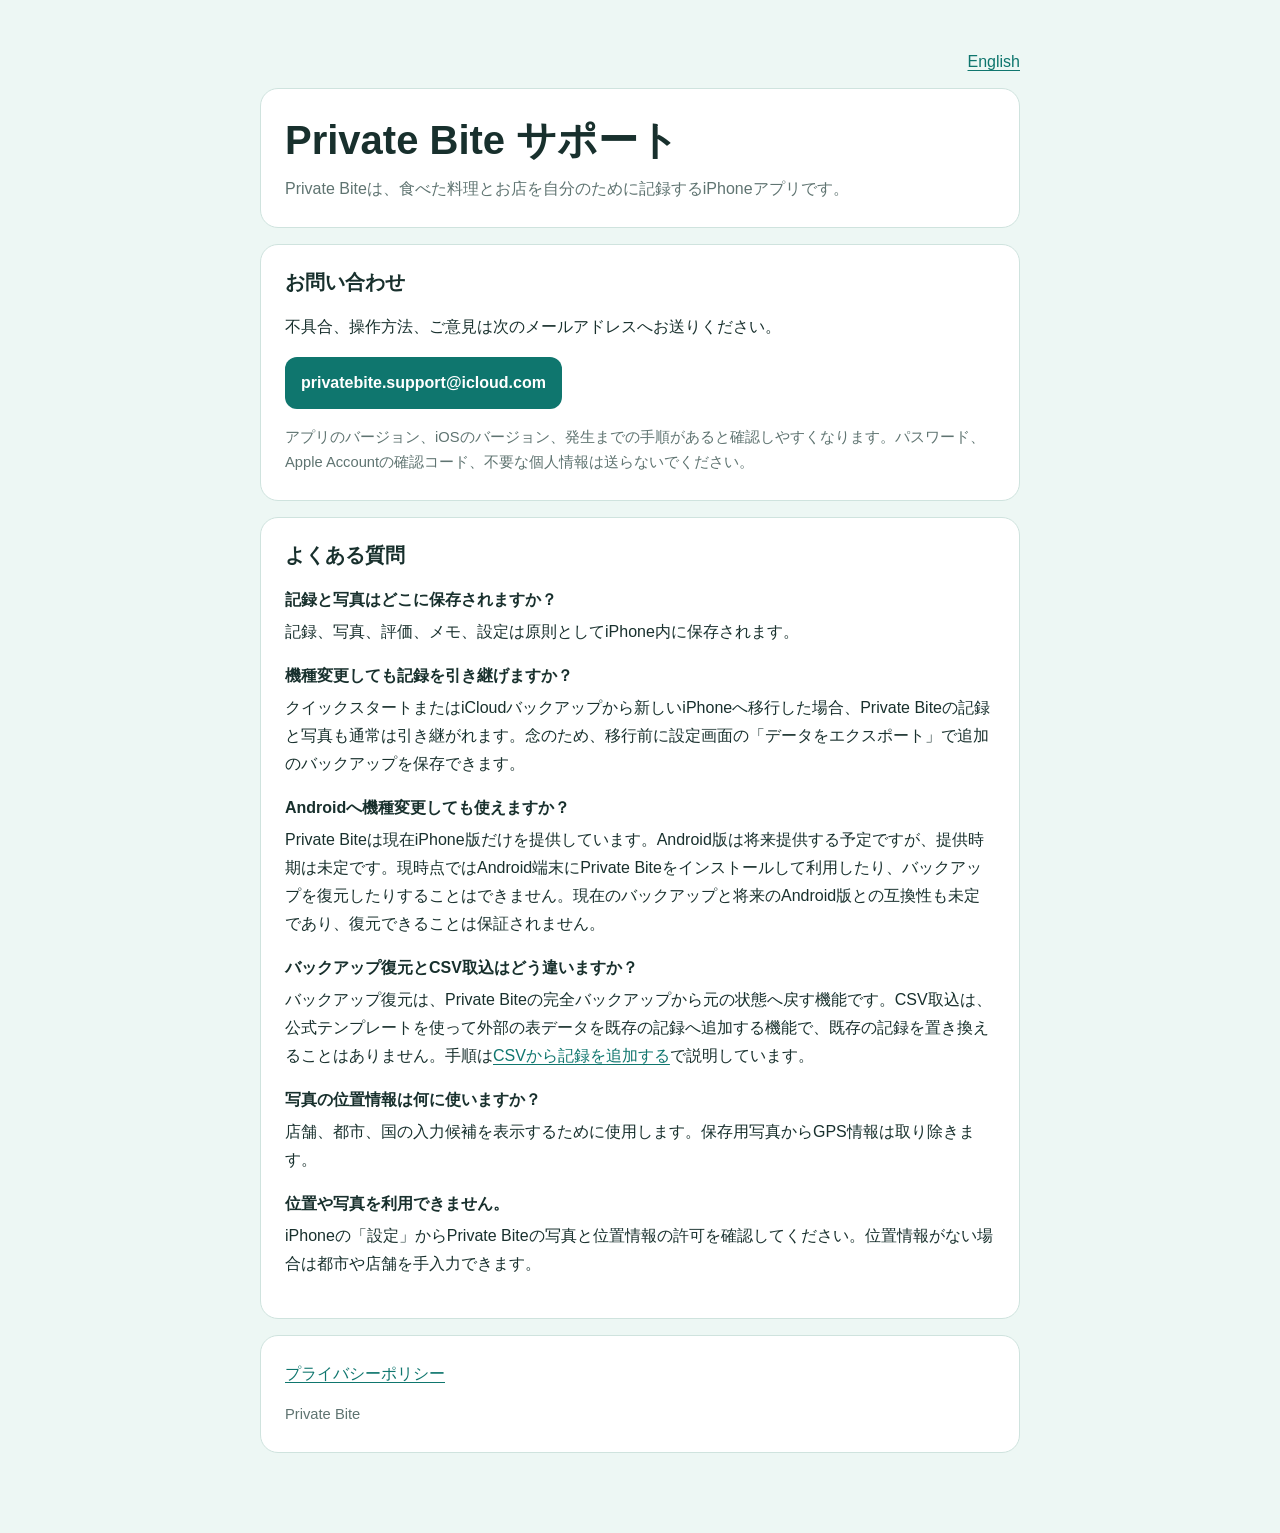
<file: index.html>
<!doctype html>
<html lang="ja">
<head>
  <meta charset="utf-8">
  <meta name="viewport" content="width=device-width, initial-scale=1">
  <meta name="description" content="Private Biteのサポートとお問い合わせ">
  <title>Private Bite サポート</title>
  <link rel="stylesheet" href="styles.css">
</head>
<body>
<main>
  <nav class="language" aria-label="言語"><a href="en/" lang="en">English</a></nav>
  <header>
    <h1>Private Bite サポート</h1>
    <p class="lede">Private Biteは、食べた料理とお店を自分のために記録するiPhoneアプリです。</p>
  </header>
  <section>
    <h2>お問い合わせ</h2>
    <p>不具合、操作方法、ご意見は次のメールアドレスへお送りください。</p>
    <p><a class="contact" href="mailto:privatebite.support@icloud.com?subject=Private%20Bite%20Support">privatebite.support@icloud.com</a></p>
    <p class="meta">アプリのバージョン、iOSのバージョン、発生までの手順があると確認しやすくなります。パスワード、Apple Accountの確認コード、不要な個人情報は送らないでください。</p>
  </section>
  <section>
    <h2>よくある質問</h2>
    <dl>
      <dt>記録と写真はどこに保存されますか？</dt>
      <dd>記録、写真、評価、メモ、設定は原則としてiPhone内に保存されます。</dd>
      <dt>機種変更しても記録を引き継げますか？</dt>
      <dd>クイックスタートまたはiCloudバックアップから新しいiPhoneへ移行した場合、Private Biteの記録と写真も通常は引き継がれます。念のため、移行前に設定画面の「データをエクスポート」で追加のバックアップを保存できます。</dd>
      <dt>Androidへ機種変更しても使えますか？</dt>
      <dd>Private Biteは現在iPhone版だけを提供しています。Android版は将来提供する予定ですが、提供時期は未定です。現時点ではAndroid端末にPrivate Biteをインストールして利用したり、バックアップを復元したりすることはできません。現在のバックアップと将来のAndroid版との互換性も未定であり、復元できることは保証されません。</dd>
      <dt>バックアップ復元とCSV取込はどう違いますか？</dt>
      <dd>バックアップ復元は、Private Biteの完全バックアップから元の状態へ戻す機能です。CSV取込は、公式テンプレートを使って外部の表データを既存の記録へ追加する機能で、既存の記録を置き換えることはありません。手順は<a href="import/">CSVから記録を追加する</a>で説明しています。</dd>
      <dt>写真の位置情報は何に使いますか？</dt>
      <dd>店舗、都市、国の入力候補を表示するために使用します。保存用写真からGPS情報は取り除きます。</dd>
      <dt>位置や写真を利用できません。</dt>
      <dd>iPhoneの「設定」からPrivate Biteの写真と位置情報の許可を確認してください。位置情報がない場合は都市や店舗を手入力できます。</dd>
    </dl>
  </section>
  <footer>
    <a href="privacy/">プライバシーポリシー</a>
    <p class="meta">Private Bite</p>
  </footer>
</main>
</body>
</html>
</file>
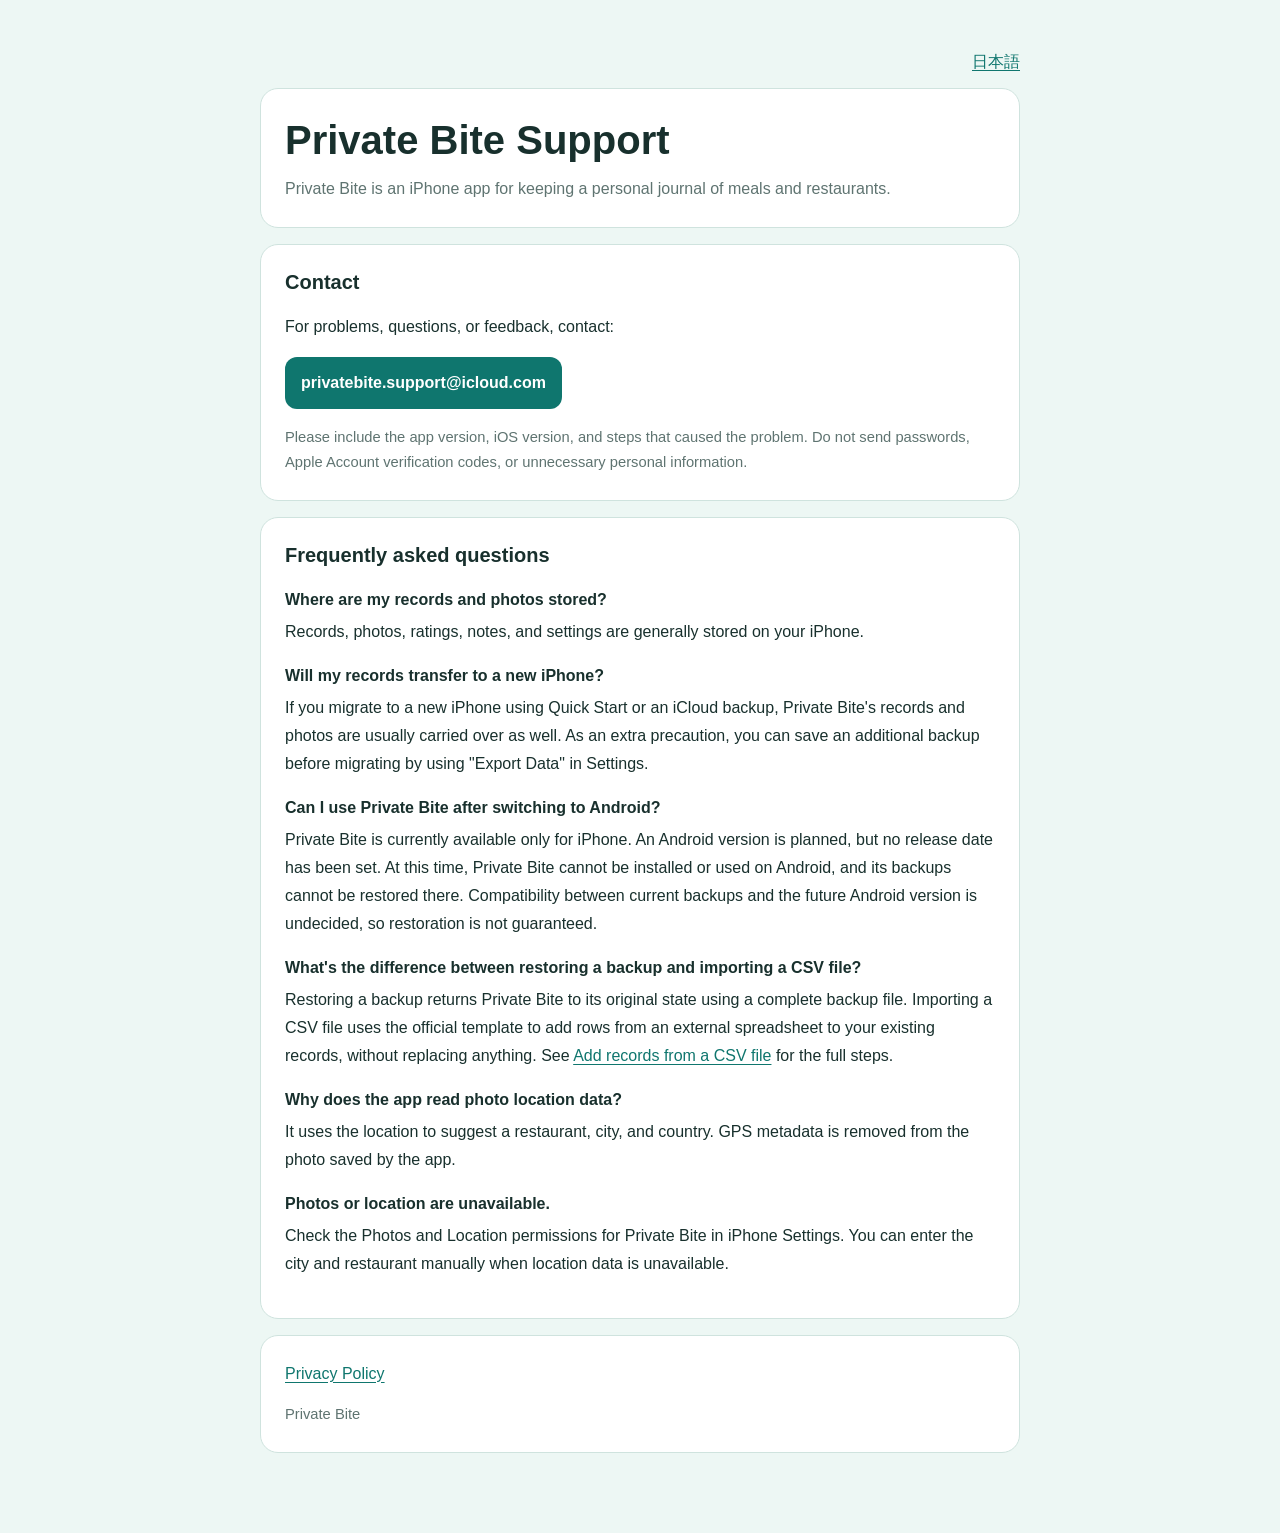
<file: en/index.html>
<!doctype html>
<html lang="en">
<head>
  <meta charset="utf-8">
  <meta name="viewport" content="width=device-width, initial-scale=1">
  <meta name="description" content="Support and contact information for Private Bite">
  <title>Private Bite Support</title>
  <link rel="stylesheet" href="../styles.css">
</head>
<body>
<main>
  <nav class="language" aria-label="Language"><a href="../" lang="ja">日本語</a></nav>
  <header>
    <h1>Private Bite Support</h1>
    <p class="lede">Private Bite is an iPhone app for keeping a personal journal of meals and restaurants.</p>
  </header>
  <section>
    <h2>Contact</h2>
    <p>For problems, questions, or feedback, contact:</p>
    <p><a class="contact" href="mailto:privatebite.support@icloud.com?subject=Private%20Bite%20Support">privatebite.support@icloud.com</a></p>
    <p class="meta">Please include the app version, iOS version, and steps that caused the problem. Do not send passwords, Apple Account verification codes, or unnecessary personal information.</p>
  </section>
  <section>
    <h2>Frequently asked questions</h2>
    <dl>
      <dt>Where are my records and photos stored?</dt>
      <dd>Records, photos, ratings, notes, and settings are generally stored on your iPhone.</dd>
      <dt>Will my records transfer to a new iPhone?</dt>
      <dd>If you migrate to a new iPhone using Quick Start or an iCloud backup, Private Bite's records and photos are usually carried over as well. As an extra precaution, you can save an additional backup before migrating by using "Export Data" in Settings.</dd>
      <dt>Can I use Private Bite after switching to Android?</dt>
      <dd>Private Bite is currently available only for iPhone. An Android version is planned, but no release date has been set. At this time, Private Bite cannot be installed or used on Android, and its backups cannot be restored there. Compatibility between current backups and the future Android version is undecided, so restoration is not guaranteed.</dd>
      <dt>What's the difference between restoring a backup and importing a CSV file?</dt>
      <dd>Restoring a backup returns Private Bite to its original state using a complete backup file. Importing a CSV file uses the official template to add rows from an external spreadsheet to your existing records, without replacing anything. See <a href="import/">Add records from a CSV file</a> for the full steps.</dd>
      <dt>Why does the app read photo location data?</dt>
      <dd>It uses the location to suggest a restaurant, city, and country. GPS metadata is removed from the photo saved by the app.</dd>
      <dt>Photos or location are unavailable.</dt>
      <dd>Check the Photos and Location permissions for Private Bite in iPhone Settings. You can enter the city and restaurant manually when location data is unavailable.</dd>
    </dl>
  </section>
  <footer>
    <a href="privacy/">Privacy Policy</a>
    <p class="meta">Private Bite</p>
  </footer>
</main>
</body>
</html>
</file>
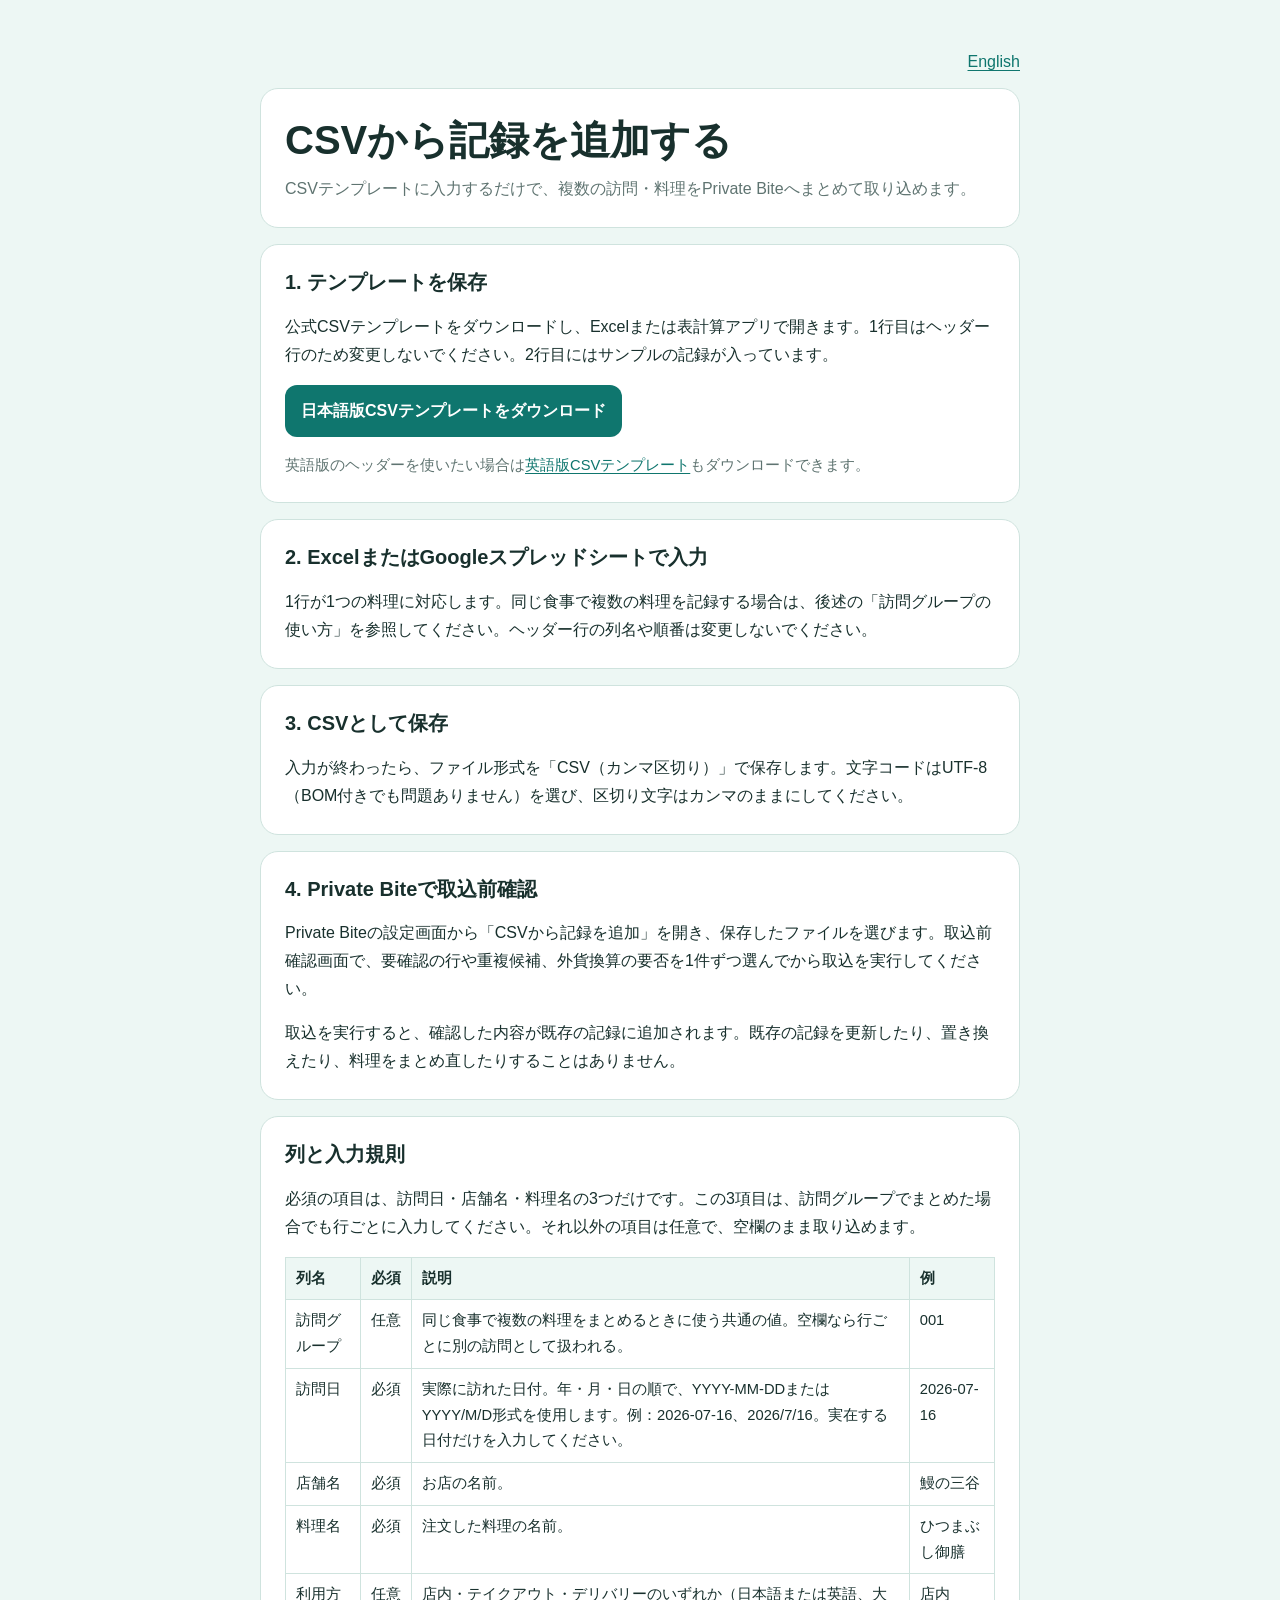
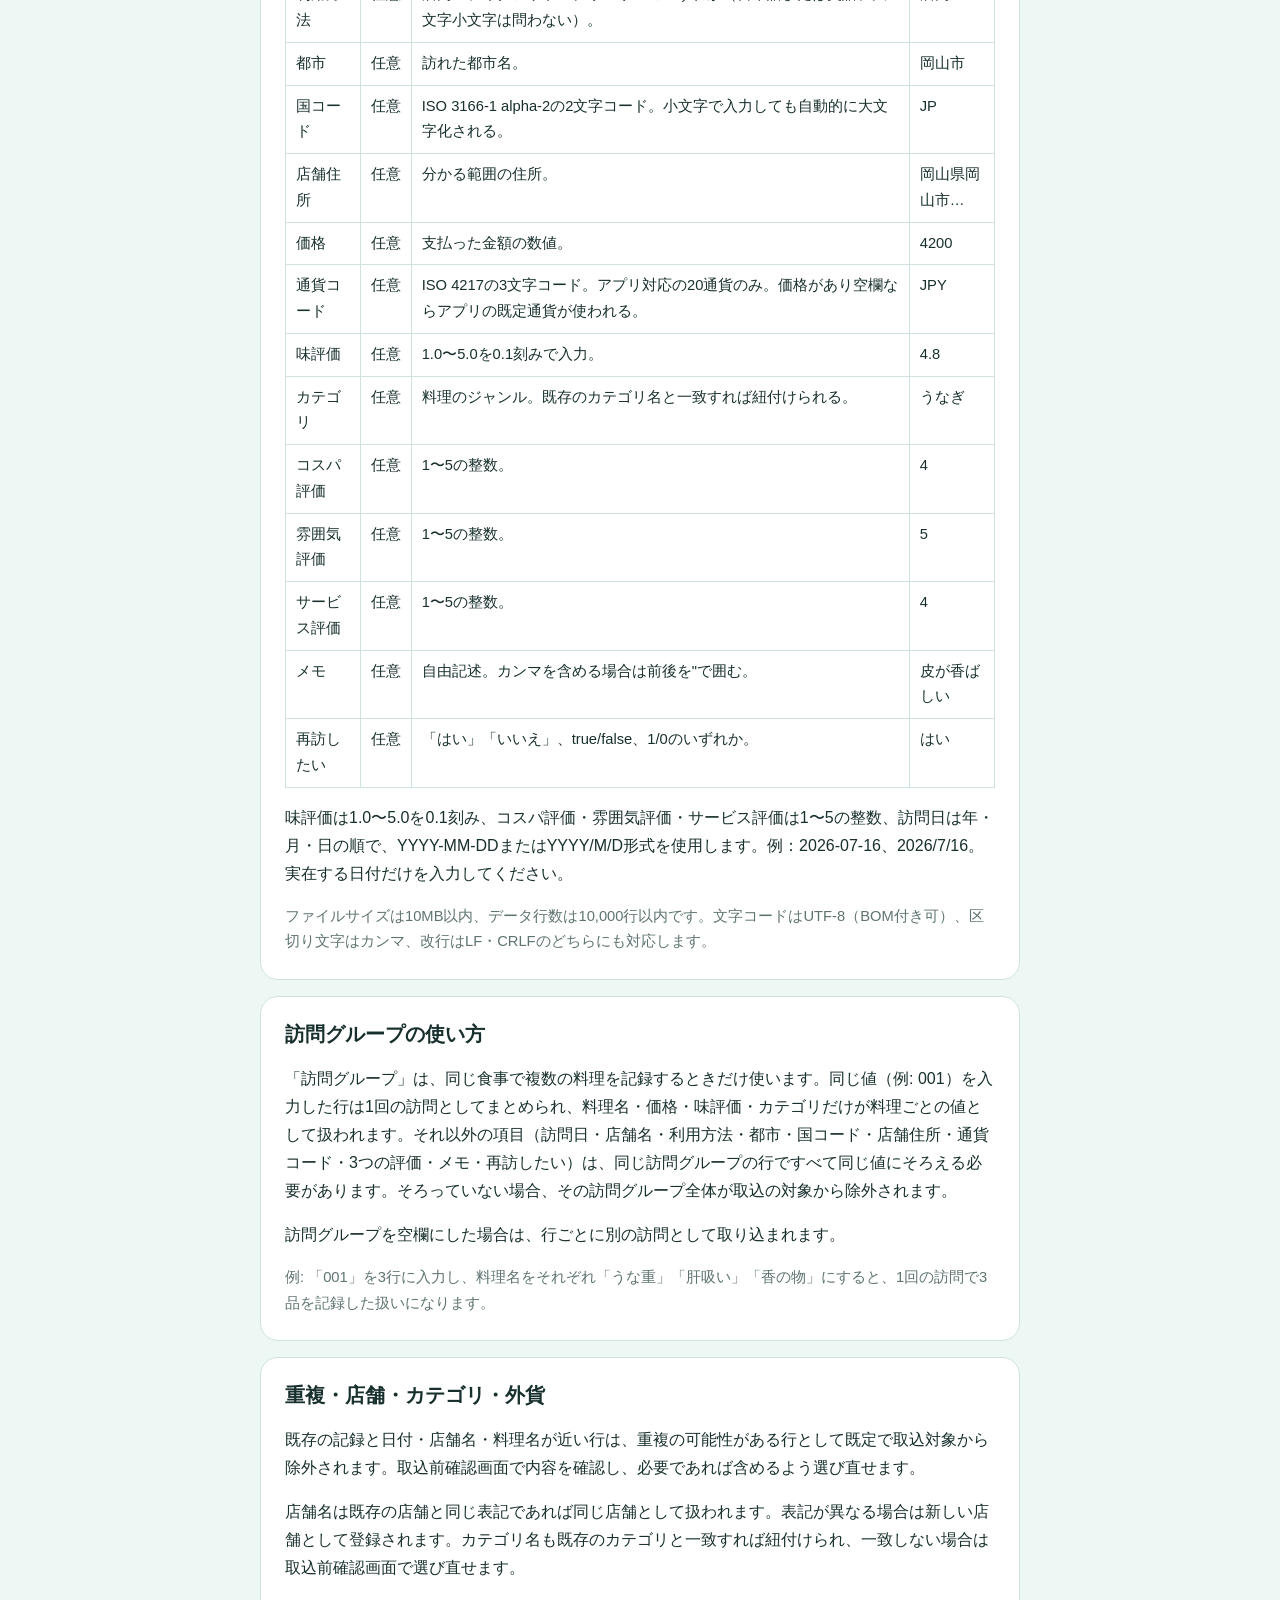
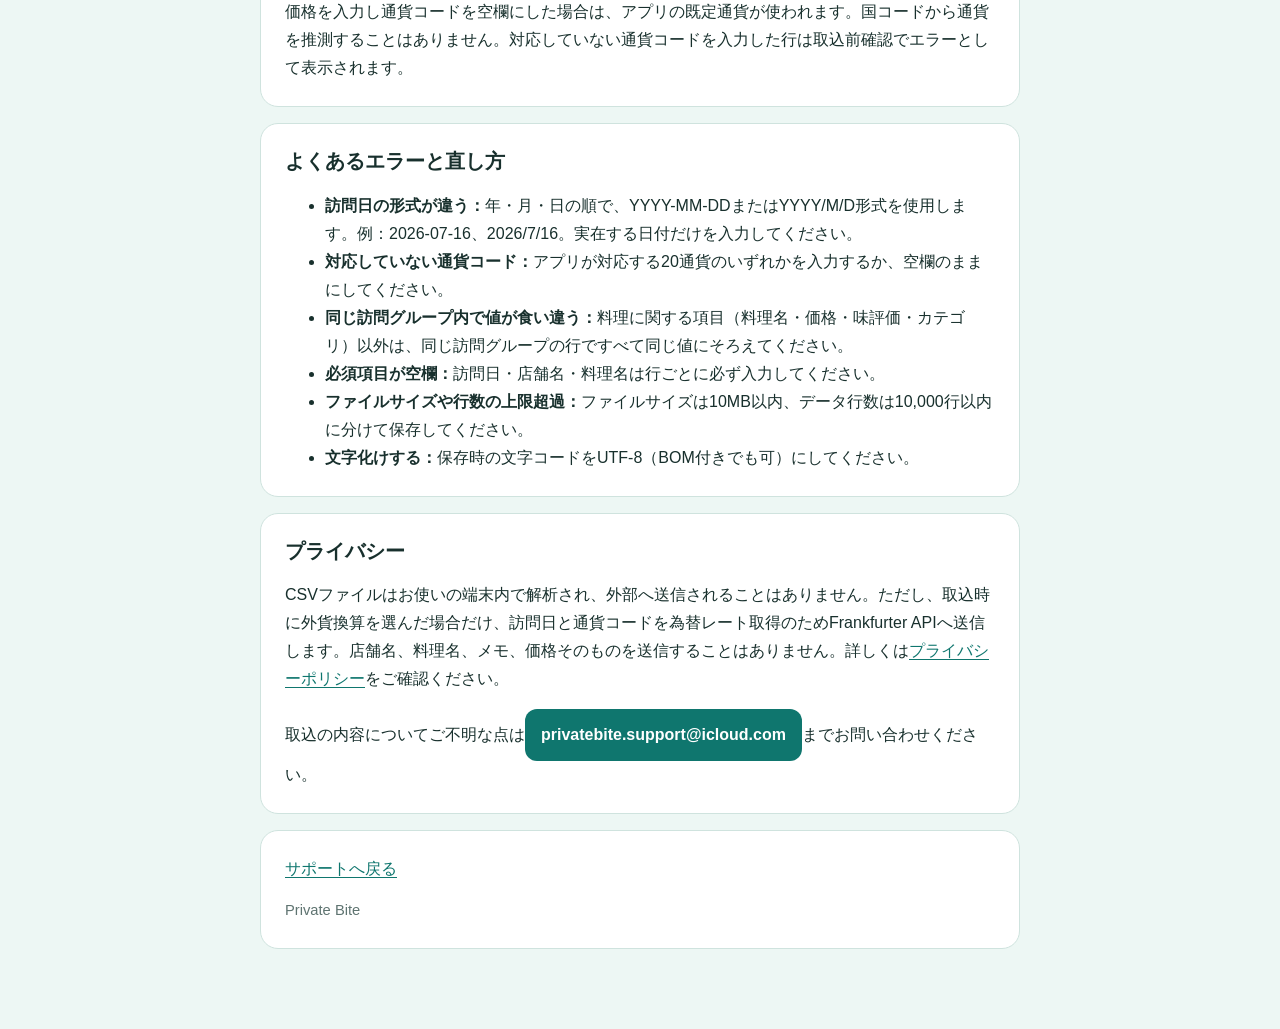
<file: import/index.html>
<!doctype html>
<html lang="ja">
<head>
  <meta charset="utf-8">
  <meta name="viewport" content="width=device-width, initial-scale=1">
  <meta name="description" content="CSVファイルからPrivate Biteへ記録をまとめて追加する方法">
  <title>CSVから記録を追加する | Private Bite</title>
  <link rel="stylesheet" href="../styles.css">
</head>
<body>
<main>
  <nav class="language" aria-label="言語"><a href="../en/import/" lang="en">English</a></nav>
  <header>
    <h1>CSVから記録を追加する</h1>
    <p class="lede">CSVテンプレートに入力するだけで、複数の訪問・料理をPrivate Biteへまとめて取り込めます。</p>
  </header>
  <section>
    <h2>1. テンプレートを保存</h2>
    <p>公式CSVテンプレートをダウンロードし、Excelまたは表計算アプリで開きます。1行目はヘッダー行のため変更しないでください。2行目にはサンプルの記録が入っています。</p>
    <p><a class="contact" href="../downloads/private-bite-import-v1-ja.csv" download>日本語版CSVテンプレートをダウンロード</a></p>
    <p class="meta">英語版のヘッダーを使いたい場合は<a href="../downloads/private-bite-import-v1-en.csv" download>英語版CSVテンプレート</a>もダウンロードできます。</p>
  </section>
  <section>
    <h2>2. ExcelまたはGoogleスプレッドシートで入力</h2>
    <p>1行が1つの料理に対応します。同じ食事で複数の料理を記録する場合は、後述の「訪問グループの使い方」を参照してください。ヘッダー行の列名や順番は変更しないでください。</p>
  </section>
  <section>
    <h2>3. CSVとして保存</h2>
    <p>入力が終わったら、ファイル形式を「CSV（カンマ区切り）」で保存します。文字コードはUTF-8（BOM付きでも問題ありません）を選び、区切り文字はカンマのままにしてください。</p>
  </section>
  <section>
    <h2>4. Private Biteで取込前確認</h2>
    <p>Private Biteの設定画面から「CSVから記録を追加」を開き、保存したファイルを選びます。取込前確認画面で、要確認の行や重複候補、外貨換算の要否を1件ずつ選んでから取込を実行してください。</p>
    <p>取込を実行すると、確認した内容が既存の記録に追加されます。既存の記録を更新したり、置き換えたり、料理をまとめ直したりすることはありません。</p>
  </section>
  <section>
    <h2>列と入力規則</h2>
    <p>必須の項目は、訪問日・店舗名・料理名の3つだけです。この3項目は、訪問グループでまとめた場合でも行ごとに入力してください。それ以外の項目は任意で、空欄のまま取り込めます。</p>
    <div class="table-scroll">
      <table>
        <thead>
          <tr><th>列名</th><th>必須</th><th>説明</th><th>例</th></tr>
        </thead>
        <tbody>
          <tr><td>訪問グループ</td><td>任意</td><td>同じ食事で複数の料理をまとめるときに使う共通の値。空欄なら行ごとに別の訪問として扱われる。</td><td>001</td></tr>
          <tr><td>訪問日</td><td>必須</td><td>実際に訪れた日付。年・月・日の順で、YYYY-MM-DDまたはYYYY/M/D形式を使用します。例：2026-07-16、2026/7/16。実在する日付だけを入力してください。</td><td>2026-07-16</td></tr>
          <tr><td>店舗名</td><td>必須</td><td>お店の名前。</td><td>鰻の三谷</td></tr>
          <tr><td>料理名</td><td>必須</td><td>注文した料理の名前。</td><td>ひつまぶし御膳</td></tr>
          <tr><td>利用方法</td><td>任意</td><td>店内・テイクアウト・デリバリーのいずれか（日本語または英語、大文字小文字は問わない）。</td><td>店内</td></tr>
          <tr><td>都市</td><td>任意</td><td>訪れた都市名。</td><td>岡山市</td></tr>
          <tr><td>国コード</td><td>任意</td><td>ISO 3166-1 alpha-2の2文字コード。小文字で入力しても自動的に大文字化される。</td><td>JP</td></tr>
          <tr><td>店舗住所</td><td>任意</td><td>分かる範囲の住所。</td><td>岡山県岡山市…</td></tr>
          <tr><td>価格</td><td>任意</td><td>支払った金額の数値。</td><td>4200</td></tr>
          <tr><td>通貨コード</td><td>任意</td><td>ISO 4217の3文字コード。アプリ対応の20通貨のみ。価格があり空欄ならアプリの既定通貨が使われる。</td><td>JPY</td></tr>
          <tr><td>味評価</td><td>任意</td><td>1.0〜5.0を0.1刻みで入力。</td><td>4.8</td></tr>
          <tr><td>カテゴリ</td><td>任意</td><td>料理のジャンル。既存のカテゴリ名と一致すれば紐付けられる。</td><td>うなぎ</td></tr>
          <tr><td>コスパ評価</td><td>任意</td><td>1〜5の整数。</td><td>4</td></tr>
          <tr><td>雰囲気評価</td><td>任意</td><td>1〜5の整数。</td><td>5</td></tr>
          <tr><td>サービス評価</td><td>任意</td><td>1〜5の整数。</td><td>4</td></tr>
          <tr><td>メモ</td><td>任意</td><td>自由記述。カンマを含める場合は前後を"で囲む。</td><td>皮が香ばしい</td></tr>
          <tr><td>再訪したい</td><td>任意</td><td>「はい」「いいえ」、true/false、1/0のいずれか。</td><td>はい</td></tr>
        </tbody>
      </table>
    </div>
    <p>味評価は1.0〜5.0を0.1刻み、コスパ評価・雰囲気評価・サービス評価は1〜5の整数、訪問日は年・月・日の順で、YYYY-MM-DDまたはYYYY/M/D形式を使用します。例：2026-07-16、2026/7/16。実在する日付だけを入力してください。</p>
    <p class="meta">ファイルサイズは10MB以内、データ行数は10,000行以内です。文字コードはUTF-8（BOM付き可）、区切り文字はカンマ、改行はLF・CRLFのどちらにも対応します。</p>
  </section>
  <section>
    <h2>訪問グループの使い方</h2>
    <p>「訪問グループ」は、同じ食事で複数の料理を記録するときだけ使います。同じ値（例: 001）を入力した行は1回の訪問としてまとめられ、料理名・価格・味評価・カテゴリだけが料理ごとの値として扱われます。それ以外の項目（訪問日・店舗名・利用方法・都市・国コード・店舗住所・通貨コード・3つの評価・メモ・再訪したい）は、同じ訪問グループの行ですべて同じ値にそろえる必要があります。そろっていない場合、その訪問グループ全体が取込の対象から除外されます。</p>
    <p>訪問グループを空欄にした場合は、行ごとに別の訪問として取り込まれます。</p>
    <p class="meta">例: 「001」を3行に入力し、料理名をそれぞれ「うな重」「肝吸い」「香の物」にすると、1回の訪問で3品を記録した扱いになります。</p>
  </section>
  <section>
    <h2>重複・店舗・カテゴリ・外貨</h2>
    <p>既存の記録と日付・店舗名・料理名が近い行は、重複の可能性がある行として既定で取込対象から除外されます。取込前確認画面で内容を確認し、必要であれば含めるよう選び直せます。</p>
    <p>店舗名は既存の店舗と同じ表記であれば同じ店舗として扱われます。表記が異なる場合は新しい店舗として登録されます。カテゴリ名も既存のカテゴリと一致すれば紐付けられ、一致しない場合は取込前確認画面で選び直せます。</p>
    <p>価格を入力し通貨コードを空欄にした場合は、アプリの既定通貨が使われます。国コードから通貨を推測することはありません。対応していない通貨コードを入力した行は取込前確認でエラーとして表示されます。</p>
  </section>
  <section>
    <h2>よくあるエラーと直し方</h2>
    <ul>
      <li><strong>訪問日の形式が違う：</strong>年・月・日の順で、YYYY-MM-DDまたはYYYY/M/D形式を使用します。例：2026-07-16、2026/7/16。実在する日付だけを入力してください。</li>
      <li><strong>対応していない通貨コード：</strong>アプリが対応する20通貨のいずれかを入力するか、空欄のままにしてください。</li>
      <li><strong>同じ訪問グループ内で値が食い違う：</strong>料理に関する項目（料理名・価格・味評価・カテゴリ）以外は、同じ訪問グループの行ですべて同じ値にそろえてください。</li>
      <li><strong>必須項目が空欄：</strong>訪問日・店舗名・料理名は行ごとに必ず入力してください。</li>
      <li><strong>ファイルサイズや行数の上限超過：</strong>ファイルサイズは10MB以内、データ行数は10,000行以内に分けて保存してください。</li>
      <li><strong>文字化けする：</strong>保存時の文字コードをUTF-8（BOM付きでも可）にしてください。</li>
    </ul>
  </section>
  <section>
    <h2>プライバシー</h2>
    <p>CSVファイルはお使いの端末内で解析され、外部へ送信されることはありません。ただし、取込時に外貨換算を選んだ場合だけ、訪問日と通貨コードを為替レート取得のためFrankfurter APIへ送信します。店舗名、料理名、メモ、価格そのものを送信することはありません。詳しくは<a href="../privacy/">プライバシーポリシー</a>をご確認ください。</p>
    <p>取込の内容についてご不明な点は<a class="contact" href="mailto:privatebite.support@icloud.com?subject=Private%20Bite%20CSV%20Import">privatebite.support@icloud.com</a>までお問い合わせください。</p>
  </section>
  <footer>
    <a href="../">サポートへ戻る</a>
    <p class="meta">Private Bite</p>
  </footer>
</main>
</body>
</html>
</file>
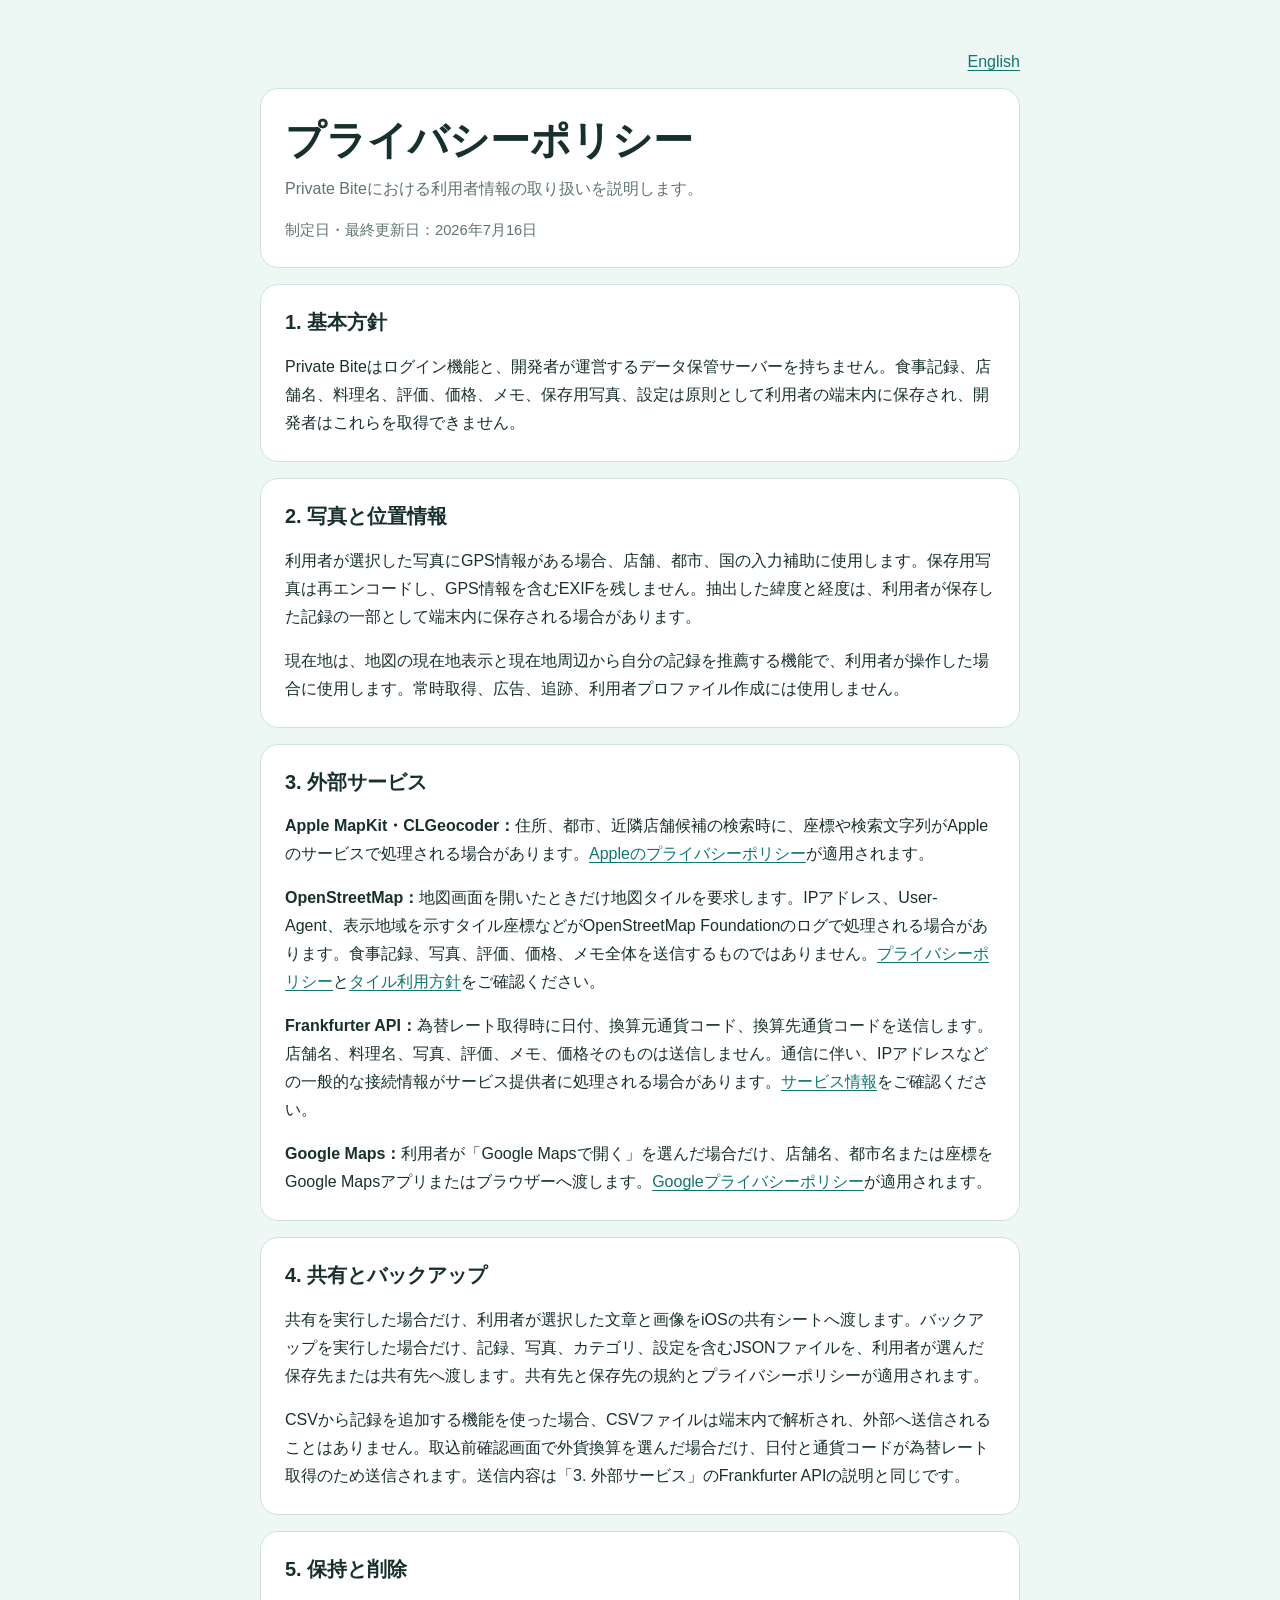
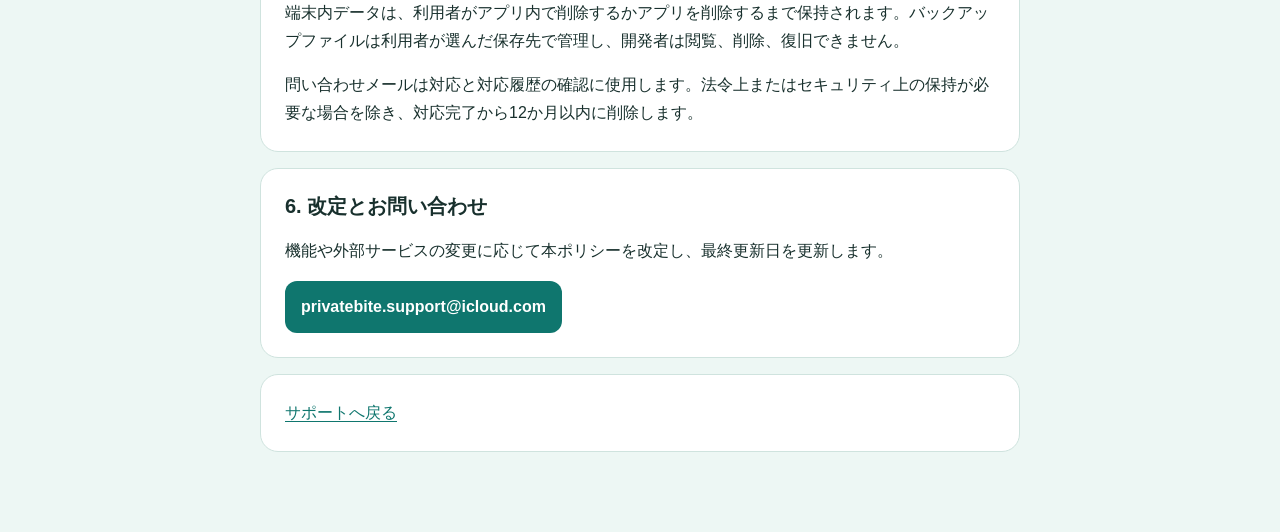
<file: privacy/index.html>
<!doctype html>
<html lang="ja">
<head>
  <meta charset="utf-8">
  <meta name="viewport" content="width=device-width, initial-scale=1">
  <meta name="description" content="Private Biteプライバシーポリシー">
  <title>プライバシーポリシー | Private Bite</title>
  <link rel="stylesheet" href="../styles.css">
</head>
<body>
<main>
  <nav class="language" aria-label="言語"><a href="../en/privacy/" lang="en">English</a></nav>
  <header>
    <h1>プライバシーポリシー</h1>
    <p class="lede">Private Biteにおける利用者情報の取り扱いを説明します。</p>
    <p class="meta">制定日・最終更新日：2026年7月16日</p>
  </header>
  <section>
    <h2>1. 基本方針</h2>
    <p>Private Biteはログイン機能と、開発者が運営するデータ保管サーバーを持ちません。食事記録、店舗名、料理名、評価、価格、メモ、保存用写真、設定は原則として利用者の端末内に保存され、開発者はこれらを取得できません。</p>
  </section>
  <section>
    <h2>2. 写真と位置情報</h2>
    <p>利用者が選択した写真にGPS情報がある場合、店舗、都市、国の入力補助に使用します。保存用写真は再エンコードし、GPS情報を含むEXIFを残しません。抽出した緯度と経度は、利用者が保存した記録の一部として端末内に保存される場合があります。</p>
    <p>現在地は、地図の現在地表示と現在地周辺から自分の記録を推薦する機能で、利用者が操作した場合に使用します。常時取得、広告、追跡、利用者プロファイル作成には使用しません。</p>
  </section>
  <section>
    <h2>3. 外部サービス</h2>
    <p><strong>Apple MapKit・CLGeocoder：</strong>住所、都市、近隣店舗候補の検索時に、座標や検索文字列がAppleのサービスで処理される場合があります。<a href="https://www.apple.com/legal/privacy/">Appleのプライバシーポリシー</a>が適用されます。</p>
    <p><strong>OpenStreetMap：</strong>地図画面を開いたときだけ地図タイルを要求します。IPアドレス、User-Agent、表示地域を示すタイル座標などがOpenStreetMap Foundationのログで処理される場合があります。食事記録、写真、評価、価格、メモ全体を送信するものではありません。<a href="https://osmfoundation.org/wiki/Privacy_Policy">プライバシーポリシー</a>と<a href="https://operations.osmfoundation.org/policies/tiles/">タイル利用方針</a>をご確認ください。</p>
    <p><strong>Frankfurter API：</strong>為替レート取得時に日付、換算元通貨コード、換算先通貨コードを送信します。店舗名、料理名、写真、評価、メモ、価格そのものは送信しません。通信に伴い、IPアドレスなどの一般的な接続情報がサービス提供者に処理される場合があります。<a href="https://frankfurter.dev/">サービス情報</a>をご確認ください。</p>
    <p><strong>Google Maps：</strong>利用者が「Google Mapsで開く」を選んだ場合だけ、店舗名、都市名または座標をGoogle Mapsアプリまたはブラウザーへ渡します。<a href="https://policies.google.com/privacy">Googleプライバシーポリシー</a>が適用されます。</p>
  </section>
  <section>
    <h2>4. 共有とバックアップ</h2>
    <p>共有を実行した場合だけ、利用者が選択した文章と画像をiOSの共有シートへ渡します。バックアップを実行した場合だけ、記録、写真、カテゴリ、設定を含むJSONファイルを、利用者が選んだ保存先または共有先へ渡します。共有先と保存先の規約とプライバシーポリシーが適用されます。</p>
    <p>CSVから記録を追加する機能を使った場合、CSVファイルは端末内で解析され、外部へ送信されることはありません。取込前確認画面で外貨換算を選んだ場合だけ、日付と通貨コードが為替レート取得のため送信されます。送信内容は「3. 外部サービス」のFrankfurter APIの説明と同じです。</p>
  </section>
  <section>
    <h2>5. 保持と削除</h2>
    <p>端末内データは、利用者がアプリ内で削除するかアプリを削除するまで保持されます。バックアップファイルは利用者が選んだ保存先で管理し、開発者は閲覧、削除、復旧できません。</p>
    <p>問い合わせメールは対応と対応履歴の確認に使用します。法令上またはセキュリティ上の保持が必要な場合を除き、対応完了から12か月以内に削除します。</p>
  </section>
  <section>
    <h2>6. 改定とお問い合わせ</h2>
    <p>機能や外部サービスの変更に応じて本ポリシーを改定し、最終更新日を更新します。</p>
    <p><a class="contact" href="mailto:privatebite.support@icloud.com?subject=Private%20Bite%20Privacy">privatebite.support@icloud.com</a></p>
  </section>
  <footer><a href="../">サポートへ戻る</a></footer>
</main>
</body>
</html>
</file>
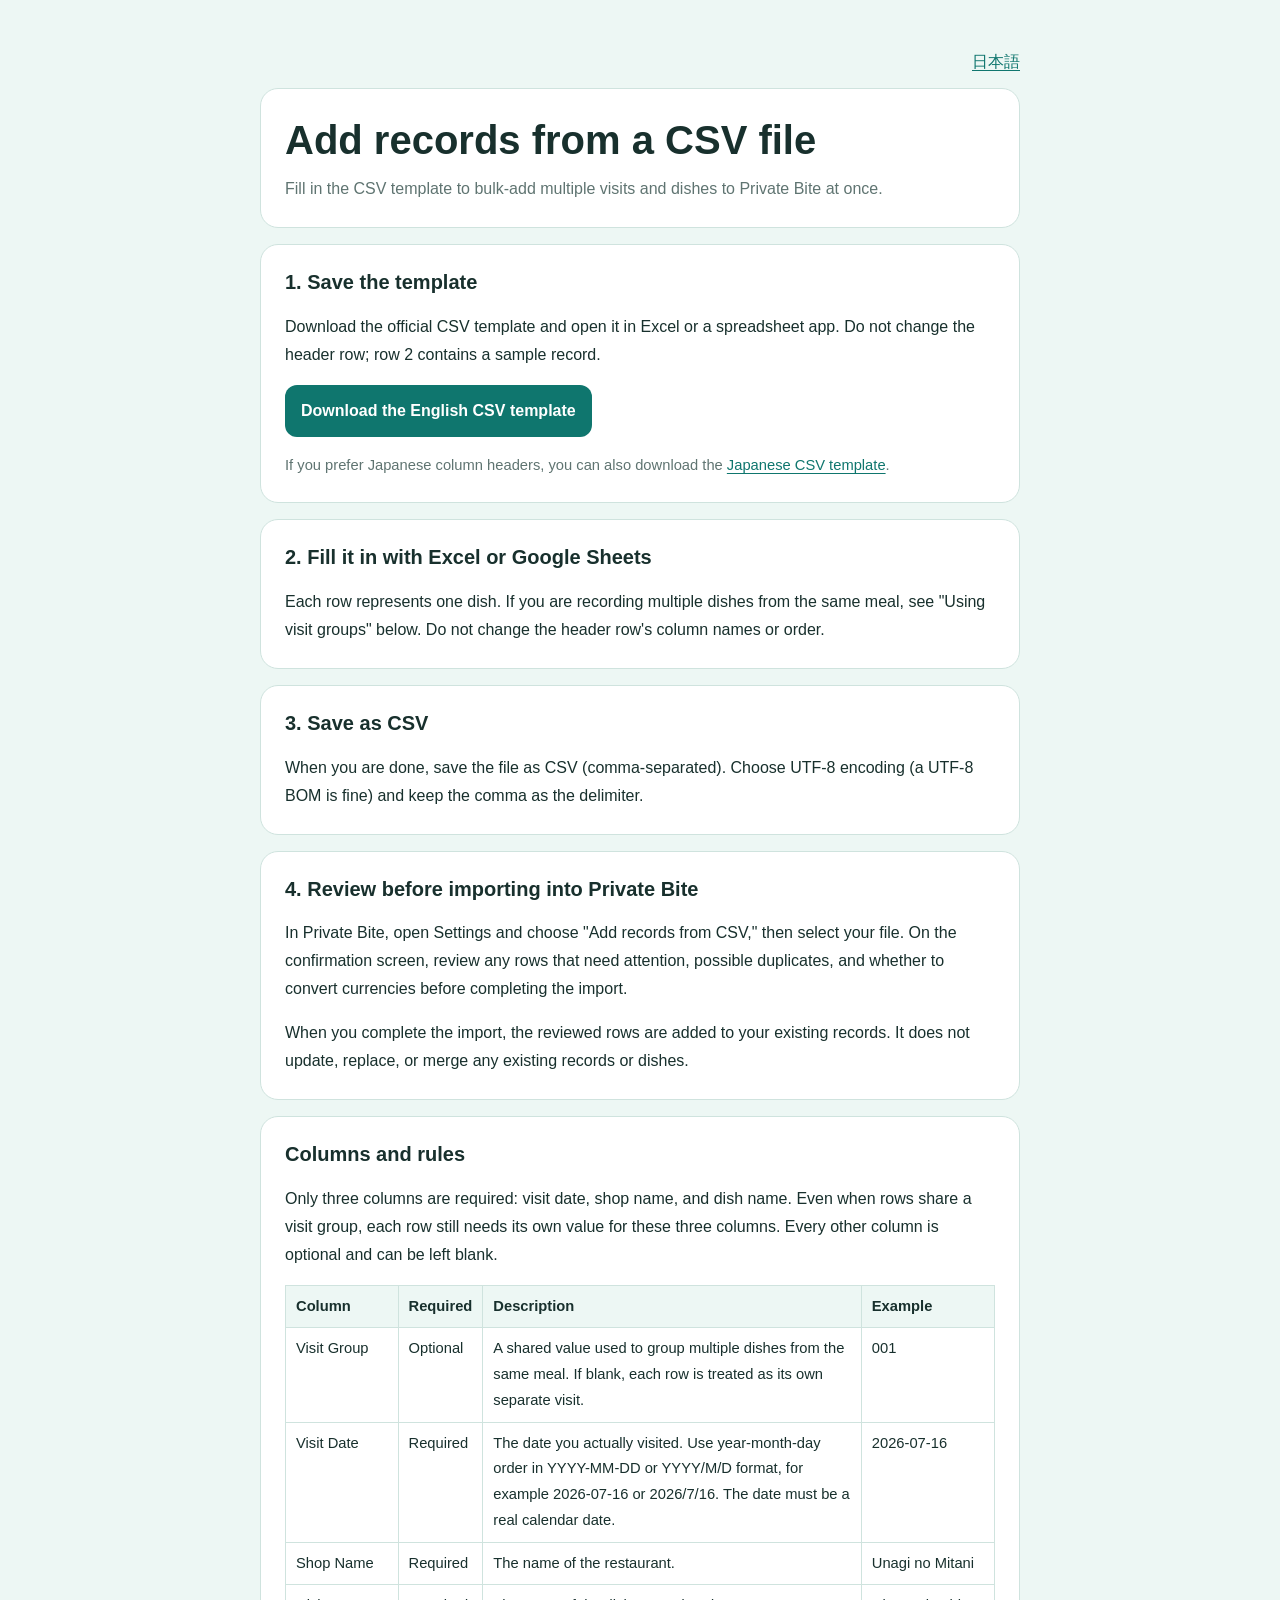
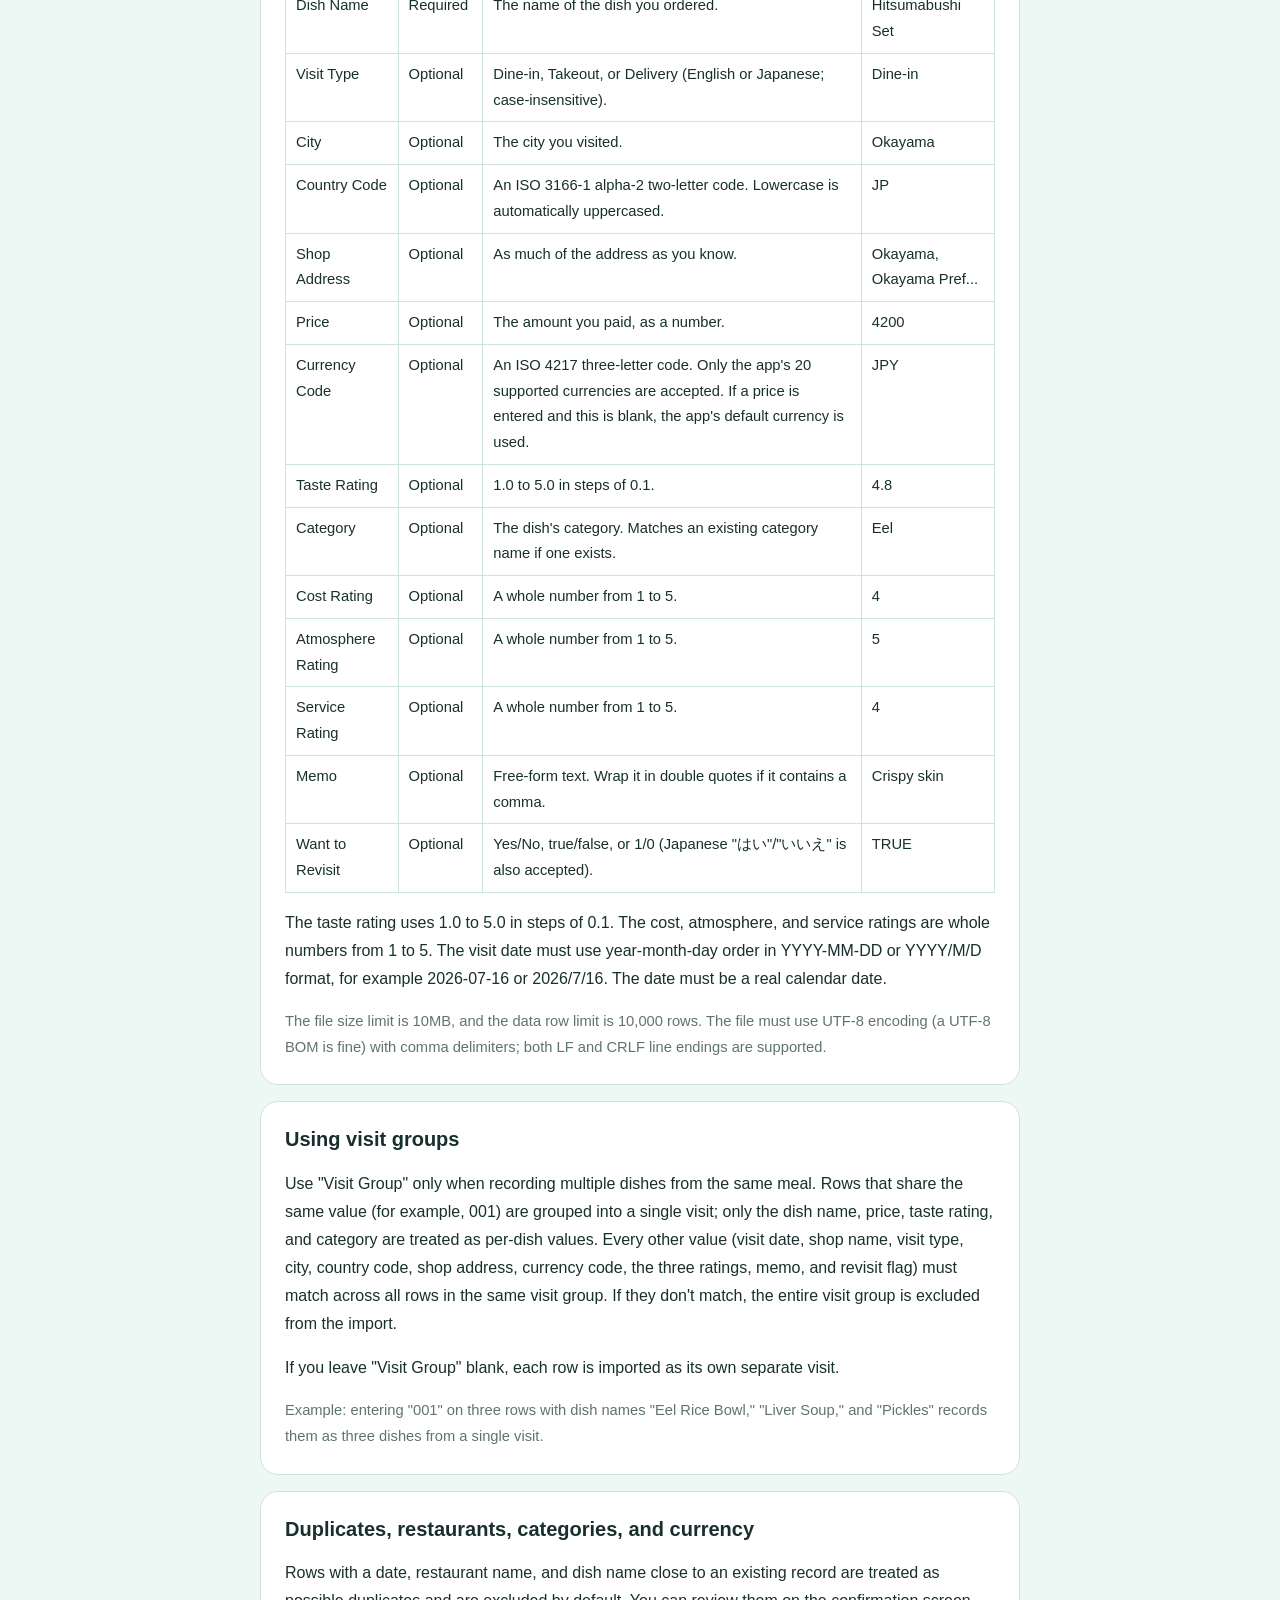
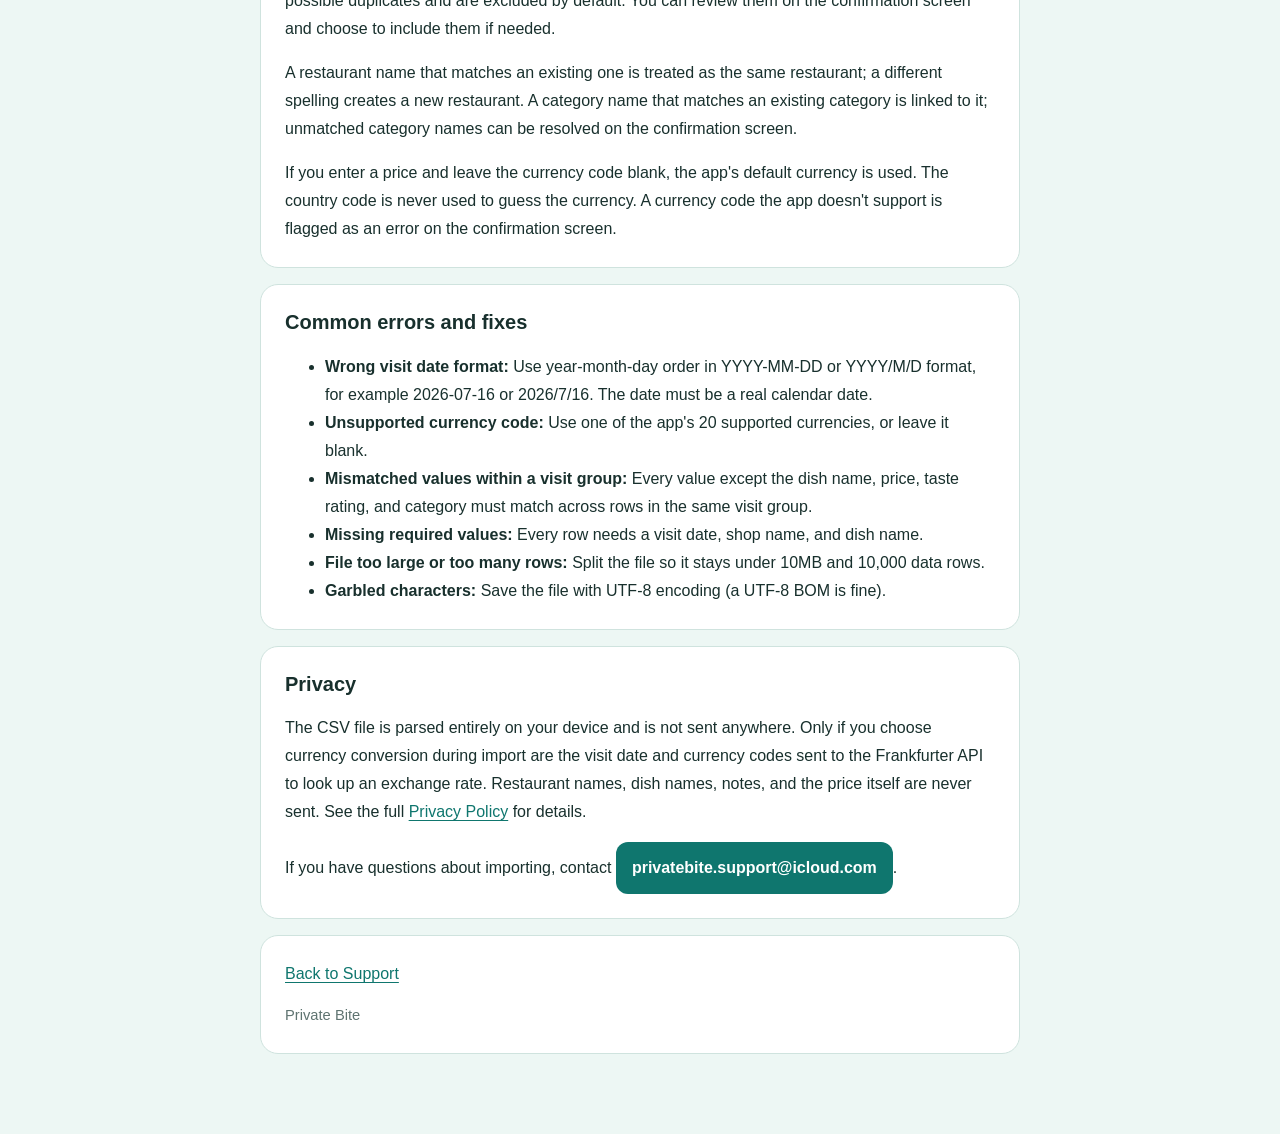
<file: en/import/index.html>
<!doctype html>
<html lang="en">
<head>
  <meta charset="utf-8">
  <meta name="viewport" content="width=device-width, initial-scale=1">
  <meta name="description" content="How to bulk-add records to Private Bite from a CSV file">
  <title>Add Records from a CSV File | Private Bite</title>
  <link rel="stylesheet" href="../../styles.css">
</head>
<body>
<main>
  <nav class="language" aria-label="Language"><a href="../../import/" lang="ja">日本語</a></nav>
  <header>
    <h1>Add records from a CSV file</h1>
    <p class="lede">Fill in the CSV template to bulk-add multiple visits and dishes to Private Bite at once.</p>
  </header>
  <section>
    <h2>1. Save the template</h2>
    <p>Download the official CSV template and open it in Excel or a spreadsheet app. Do not change the header row; row 2 contains a sample record.</p>
    <p><a class="contact" href="../../downloads/private-bite-import-v1-en.csv" download>Download the English CSV template</a></p>
    <p class="meta">If you prefer Japanese column headers, you can also download the <a href="../../downloads/private-bite-import-v1-ja.csv" download>Japanese CSV template</a>.</p>
  </section>
  <section>
    <h2>2. Fill it in with Excel or Google Sheets</h2>
    <p>Each row represents one dish. If you are recording multiple dishes from the same meal, see "Using visit groups" below. Do not change the header row's column names or order.</p>
  </section>
  <section>
    <h2>3. Save as CSV</h2>
    <p>When you are done, save the file as CSV (comma-separated). Choose UTF-8 encoding (a UTF-8 BOM is fine) and keep the comma as the delimiter.</p>
  </section>
  <section>
    <h2>4. Review before importing into Private Bite</h2>
    <p>In Private Bite, open Settings and choose "Add records from CSV," then select your file. On the confirmation screen, review any rows that need attention, possible duplicates, and whether to convert currencies before completing the import.</p>
    <p>When you complete the import, the reviewed rows are added to your existing records. It does not update, replace, or merge any existing records or dishes.</p>
  </section>
  <section>
    <h2>Columns and rules</h2>
    <p>Only three columns are required: visit date, shop name, and dish name. Even when rows share a visit group, each row still needs its own value for these three columns. Every other column is optional and can be left blank.</p>
    <div class="table-scroll">
      <table>
        <thead>
          <tr><th>Column</th><th>Required</th><th>Description</th><th>Example</th></tr>
        </thead>
        <tbody>
          <tr><td>Visit Group</td><td>Optional</td><td>A shared value used to group multiple dishes from the same meal. If blank, each row is treated as its own separate visit.</td><td>001</td></tr>
          <tr><td>Visit Date</td><td>Required</td><td>The date you actually visited. Use year-month-day order in YYYY-MM-DD or YYYY/M/D format, for example 2026-07-16 or 2026/7/16. The date must be a real calendar date.</td><td>2026-07-16</td></tr>
          <tr><td>Shop Name</td><td>Required</td><td>The name of the restaurant.</td><td>Unagi no Mitani</td></tr>
          <tr><td>Dish Name</td><td>Required</td><td>The name of the dish you ordered.</td><td>Hitsumabushi Set</td></tr>
          <tr><td>Visit Type</td><td>Optional</td><td>Dine-in, Takeout, or Delivery (English or Japanese; case-insensitive).</td><td>Dine-in</td></tr>
          <tr><td>City</td><td>Optional</td><td>The city you visited.</td><td>Okayama</td></tr>
          <tr><td>Country Code</td><td>Optional</td><td>An ISO 3166-1 alpha-2 two-letter code. Lowercase is automatically uppercased.</td><td>JP</td></tr>
          <tr><td>Shop Address</td><td>Optional</td><td>As much of the address as you know.</td><td>Okayama, Okayama Pref...</td></tr>
          <tr><td>Price</td><td>Optional</td><td>The amount you paid, as a number.</td><td>4200</td></tr>
          <tr><td>Currency Code</td><td>Optional</td><td>An ISO 4217 three-letter code. Only the app's 20 supported currencies are accepted. If a price is entered and this is blank, the app's default currency is used.</td><td>JPY</td></tr>
          <tr><td>Taste Rating</td><td>Optional</td><td>1.0 to 5.0 in steps of 0.1.</td><td>4.8</td></tr>
          <tr><td>Category</td><td>Optional</td><td>The dish's category. Matches an existing category name if one exists.</td><td>Eel</td></tr>
          <tr><td>Cost Rating</td><td>Optional</td><td>A whole number from 1 to 5.</td><td>4</td></tr>
          <tr><td>Atmosphere Rating</td><td>Optional</td><td>A whole number from 1 to 5.</td><td>5</td></tr>
          <tr><td>Service Rating</td><td>Optional</td><td>A whole number from 1 to 5.</td><td>4</td></tr>
          <tr><td>Memo</td><td>Optional</td><td>Free-form text. Wrap it in double quotes if it contains a comma.</td><td>Crispy skin</td></tr>
          <tr><td>Want to Revisit</td><td>Optional</td><td>Yes/No, true/false, or 1/0 (Japanese "はい"/"いいえ" is also accepted).</td><td>TRUE</td></tr>
        </tbody>
      </table>
    </div>
    <p>The taste rating uses 1.0 to 5.0 in steps of 0.1. The cost, atmosphere, and service ratings are whole numbers from 1 to 5. The visit date must use year-month-day order in YYYY-MM-DD or YYYY/M/D format, for example 2026-07-16 or 2026/7/16. The date must be a real calendar date.</p>
    <p class="meta">The file size limit is 10MB, and the data row limit is 10,000 rows. The file must use UTF-8 encoding (a UTF-8 BOM is fine) with comma delimiters; both LF and CRLF line endings are supported.</p>
  </section>
  <section>
    <h2>Using visit groups</h2>
    <p>Use "Visit Group" only when recording multiple dishes from the same meal. Rows that share the same value (for example, 001) are grouped into a single visit; only the dish name, price, taste rating, and category are treated as per-dish values. Every other value (visit date, shop name, visit type, city, country code, shop address, currency code, the three ratings, memo, and revisit flag) must match across all rows in the same visit group. If they don't match, the entire visit group is excluded from the import.</p>
    <p>If you leave "Visit Group" blank, each row is imported as its own separate visit.</p>
    <p class="meta">Example: entering "001" on three rows with dish names "Eel Rice Bowl," "Liver Soup," and "Pickles" records them as three dishes from a single visit.</p>
  </section>
  <section>
    <h2>Duplicates, restaurants, categories, and currency</h2>
    <p>Rows with a date, restaurant name, and dish name close to an existing record are treated as possible duplicates and are excluded by default. You can review them on the confirmation screen and choose to include them if needed.</p>
    <p>A restaurant name that matches an existing one is treated as the same restaurant; a different spelling creates a new restaurant. A category name that matches an existing category is linked to it; unmatched category names can be resolved on the confirmation screen.</p>
    <p>If you enter a price and leave the currency code blank, the app's default currency is used. The country code is never used to guess the currency. A currency code the app doesn't support is flagged as an error on the confirmation screen.</p>
  </section>
  <section>
    <h2>Common errors and fixes</h2>
    <ul>
      <li><strong>Wrong visit date format:</strong> Use year-month-day order in YYYY-MM-DD or YYYY/M/D format, for example 2026-07-16 or 2026/7/16. The date must be a real calendar date.</li>
      <li><strong>Unsupported currency code:</strong> Use one of the app's 20 supported currencies, or leave it blank.</li>
      <li><strong>Mismatched values within a visit group:</strong> Every value except the dish name, price, taste rating, and category must match across rows in the same visit group.</li>
      <li><strong>Missing required values:</strong> Every row needs a visit date, shop name, and dish name.</li>
      <li><strong>File too large or too many rows:</strong> Split the file so it stays under 10MB and 10,000 data rows.</li>
      <li><strong>Garbled characters:</strong> Save the file with UTF-8 encoding (a UTF-8 BOM is fine).</li>
    </ul>
  </section>
  <section>
    <h2>Privacy</h2>
    <p>The CSV file is parsed entirely on your device and is not sent anywhere. Only if you choose currency conversion during import are the visit date and currency codes sent to the Frankfurter API to look up an exchange rate. Restaurant names, dish names, notes, and the price itself are never sent. See the full <a href="../privacy/">Privacy Policy</a> for details.</p>
    <p>If you have questions about importing, contact <a class="contact" href="mailto:privatebite.support@icloud.com?subject=Private%20Bite%20CSV%20Import">privatebite.support@icloud.com</a>.</p>
  </section>
  <footer>
    <a href="../">Back to Support</a>
    <p class="meta">Private Bite</p>
  </footer>
</main>
</body>
</html>
</file>
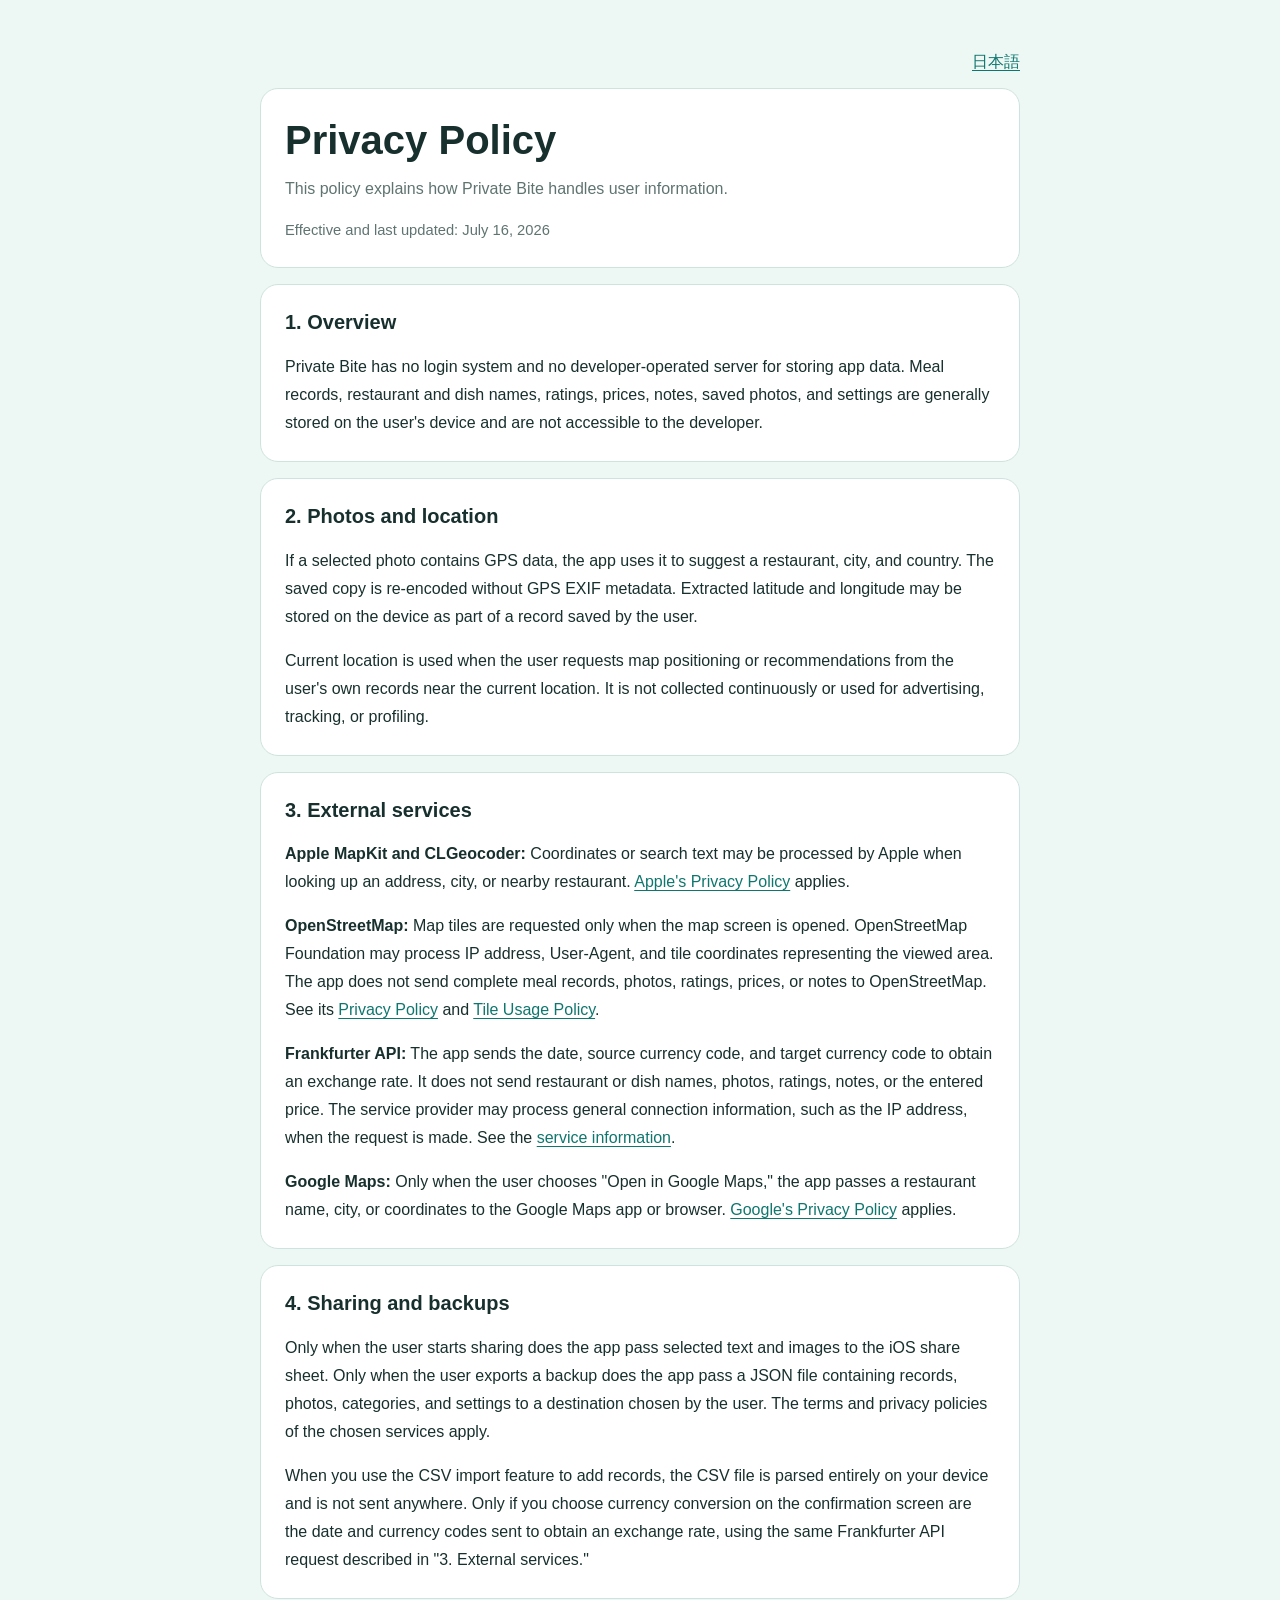
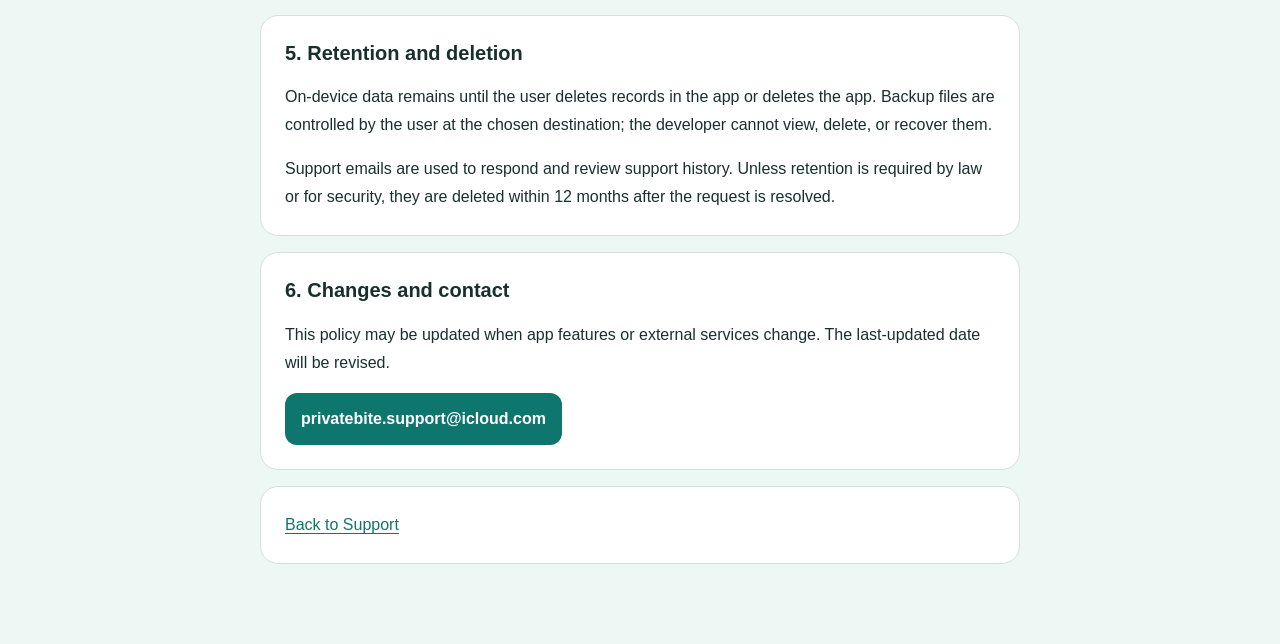
<file: en/privacy/index.html>
<!doctype html>
<html lang="en">
<head>
  <meta charset="utf-8">
  <meta name="viewport" content="width=device-width, initial-scale=1">
  <meta name="description" content="Private Bite Privacy Policy">
  <title>Privacy Policy | Private Bite</title>
  <link rel="stylesheet" href="../../styles.css">
</head>
<body>
<main>
  <nav class="language" aria-label="Language"><a href="../../privacy/" lang="ja">日本語</a></nav>
  <header>
    <h1>Privacy Policy</h1>
    <p class="lede">This policy explains how Private Bite handles user information.</p>
    <p class="meta">Effective and last updated: July 16, 2026</p>
  </header>
  <section>
    <h2>1. Overview</h2>
    <p>Private Bite has no login system and no developer-operated server for storing app data. Meal records, restaurant and dish names, ratings, prices, notes, saved photos, and settings are generally stored on the user's device and are not accessible to the developer.</p>
  </section>
  <section>
    <h2>2. Photos and location</h2>
    <p>If a selected photo contains GPS data, the app uses it to suggest a restaurant, city, and country. The saved copy is re-encoded without GPS EXIF metadata. Extracted latitude and longitude may be stored on the device as part of a record saved by the user.</p>
    <p>Current location is used when the user requests map positioning or recommendations from the user's own records near the current location. It is not collected continuously or used for advertising, tracking, or profiling.</p>
  </section>
  <section>
    <h2>3. External services</h2>
    <p><strong>Apple MapKit and CLGeocoder:</strong> Coordinates or search text may be processed by Apple when looking up an address, city, or nearby restaurant. <a href="https://www.apple.com/legal/privacy/">Apple's Privacy Policy</a> applies.</p>
    <p><strong>OpenStreetMap:</strong> Map tiles are requested only when the map screen is opened. OpenStreetMap Foundation may process IP address, User-Agent, and tile coordinates representing the viewed area. The app does not send complete meal records, photos, ratings, prices, or notes to OpenStreetMap. See its <a href="https://osmfoundation.org/wiki/Privacy_Policy">Privacy Policy</a> and <a href="https://operations.osmfoundation.org/policies/tiles/">Tile Usage Policy</a>.</p>
    <p><strong>Frankfurter API:</strong> The app sends the date, source currency code, and target currency code to obtain an exchange rate. It does not send restaurant or dish names, photos, ratings, notes, or the entered price. The service provider may process general connection information, such as the IP address, when the request is made. See the <a href="https://frankfurter.dev/">service information</a>.</p>
    <p><strong>Google Maps:</strong> Only when the user chooses "Open in Google Maps," the app passes a restaurant name, city, or coordinates to the Google Maps app or browser. <a href="https://policies.google.com/privacy">Google's Privacy Policy</a> applies.</p>
  </section>
  <section>
    <h2>4. Sharing and backups</h2>
    <p>Only when the user starts sharing does the app pass selected text and images to the iOS share sheet. Only when the user exports a backup does the app pass a JSON file containing records, photos, categories, and settings to a destination chosen by the user. The terms and privacy policies of the chosen services apply.</p>
    <p>When you use the CSV import feature to add records, the CSV file is parsed entirely on your device and is not sent anywhere. Only if you choose currency conversion on the confirmation screen are the date and currency codes sent to obtain an exchange rate, using the same Frankfurter API request described in "3. External services."</p>
  </section>
  <section>
    <h2>5. Retention and deletion</h2>
    <p>On-device data remains until the user deletes records in the app or deletes the app. Backup files are controlled by the user at the chosen destination; the developer cannot view, delete, or recover them.</p>
    <p>Support emails are used to respond and review support history. Unless retention is required by law or for security, they are deleted within 12 months after the request is resolved.</p>
  </section>
  <section>
    <h2>6. Changes and contact</h2>
    <p>This policy may be updated when app features or external services change. The last-updated date will be revised.</p>
    <p><a class="contact" href="mailto:privatebite.support@icloud.com?subject=Private%20Bite%20Privacy">privatebite.support@icloud.com</a></p>
  </section>
  <footer><a href="../">Back to Support</a></footer>
</main>
</body>
</html>
</file>
<file: styles.css>
:root {
  color-scheme: light;
  --background: #edf7f4;
  --surface: #ffffff;
  --text: #18302d;
  --muted: #5f7471;
  --primary: #0f766e;
  --border: #cfe3de;
  --focus: #005fcc;
}

* { box-sizing: border-box; }

body {
  margin: 0;
  background: var(--background);
  color: var(--text);
  font-family: -apple-system, BlinkMacSystemFont, "Segoe UI", sans-serif;
  font-size: 16px;
  line-height: 1.75;
}

main {
  width: min(760px, calc(100% - 32px));
  margin: 0 auto;
  padding: 48px 0 64px;
}

header, section, footer {
  background: var(--surface);
  border: 1px solid var(--border);
  border-radius: 18px;
  padding: 24px;
  margin-bottom: 16px;
}

h1, h2 { line-height: 1.35; }
h1 { margin: 0 0 8px; font-size: clamp(1.8rem, 5vw, 2.5rem); }
h2 { margin-top: 0; font-size: 1.25rem; }
p:last-child, ul:last-child { margin-bottom: 0; }
a { color: var(--primary); text-underline-offset: 3px; }
a:focus-visible { outline: 3px solid var(--focus); outline-offset: 3px; }
.lede { color: var(--muted); margin: 0; }
.language { text-align: right; margin-bottom: 12px; }
.contact {
  display: inline-block;
  padding: 12px 16px;
  border-radius: 12px;
  background: var(--primary);
  color: white;
  font-weight: 700;
  text-decoration: none;
  overflow-wrap: anywhere;
}
.meta { color: var(--muted); font-size: .92rem; }
dt { font-weight: 700; margin-top: 16px; }
dd { margin: 4px 0 0; }

.table-scroll { overflow-x: auto; margin: 16px 0; }
table { border-collapse: collapse; width: 100%; min-width: 640px; font-size: .92rem; }
th, td { border: 1px solid var(--border); padding: 8px 10px; text-align: left; vertical-align: top; }
th { background: var(--background); color: var(--text); font-weight: 700; white-space: nowrap; }
td { color: var(--text); }

@media (max-width: 520px) {
  main { width: min(100% - 20px, 760px); padding: 20px 0 40px; }
  header, section, footer { padding: 20px; border-radius: 14px; }
  table { min-width: 560px; font-size: .85rem; }
  th, td { padding: 6px 8px; }
}
</file>
